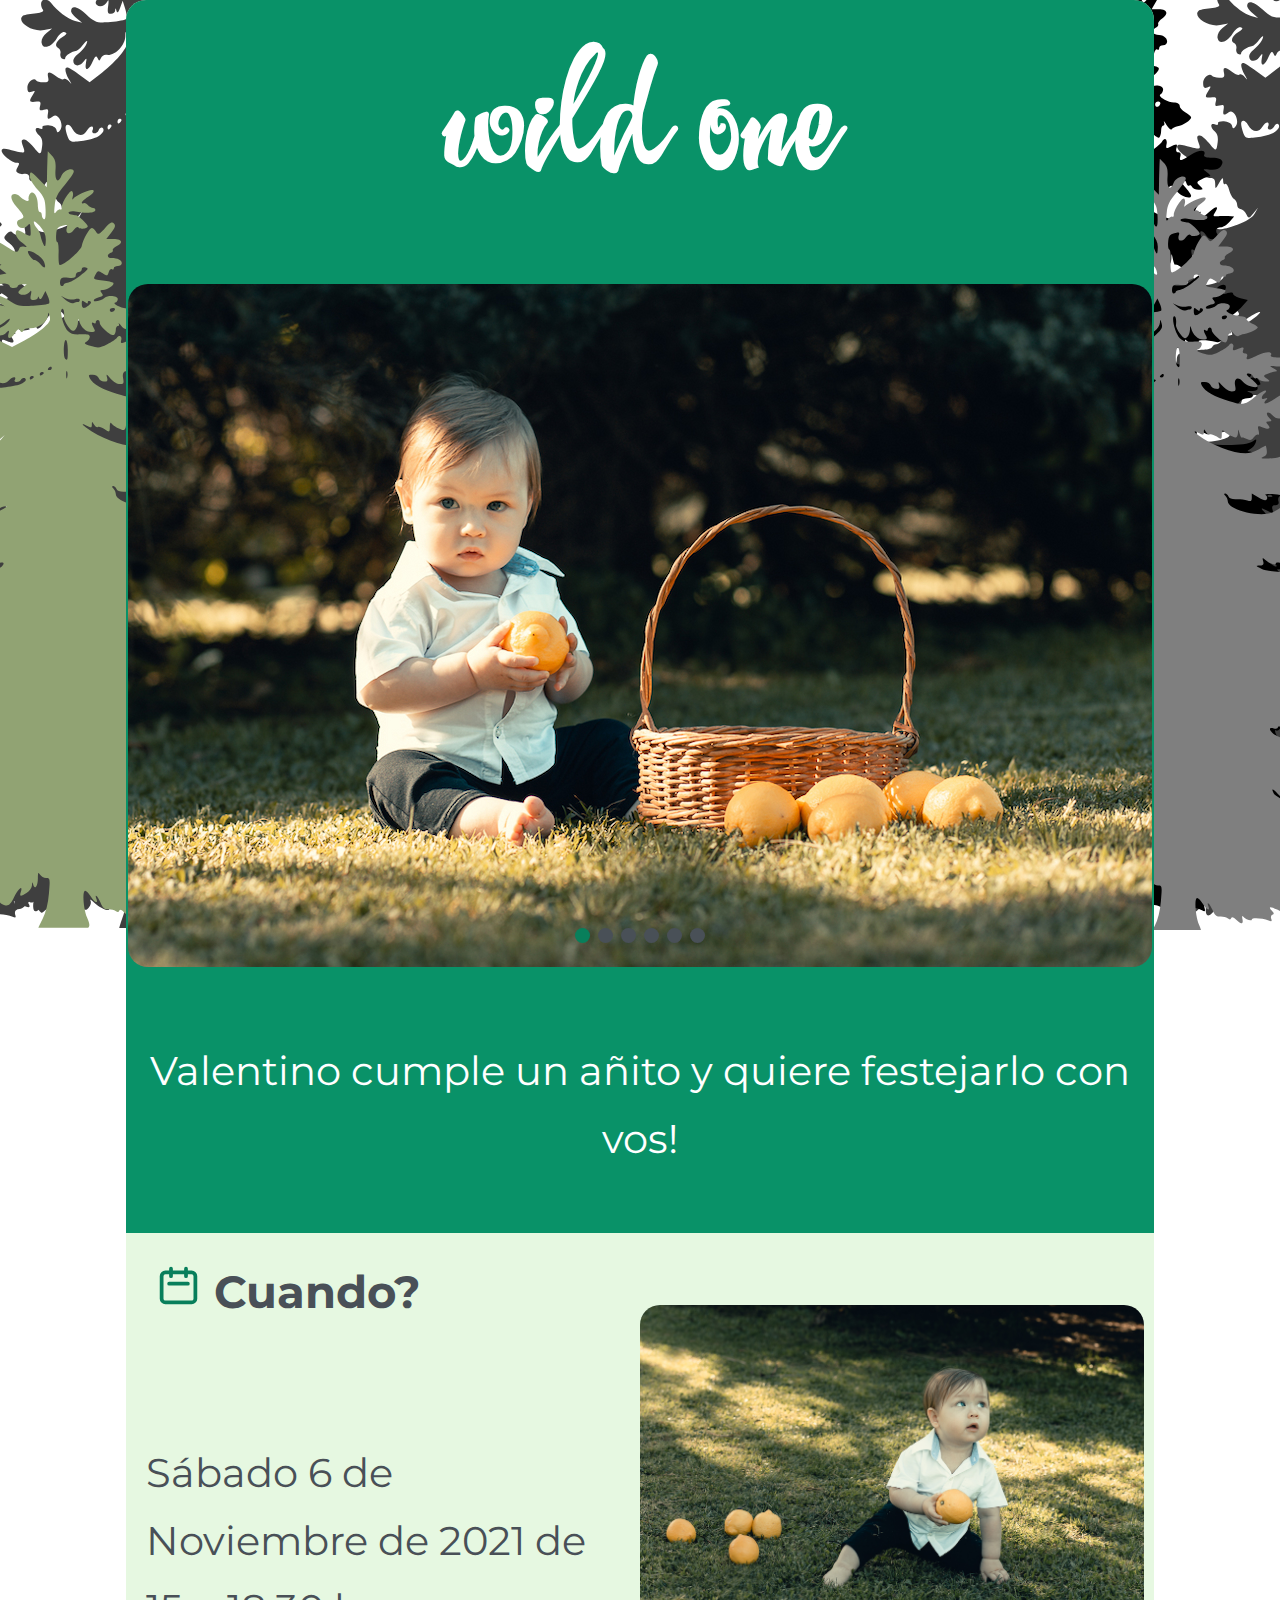
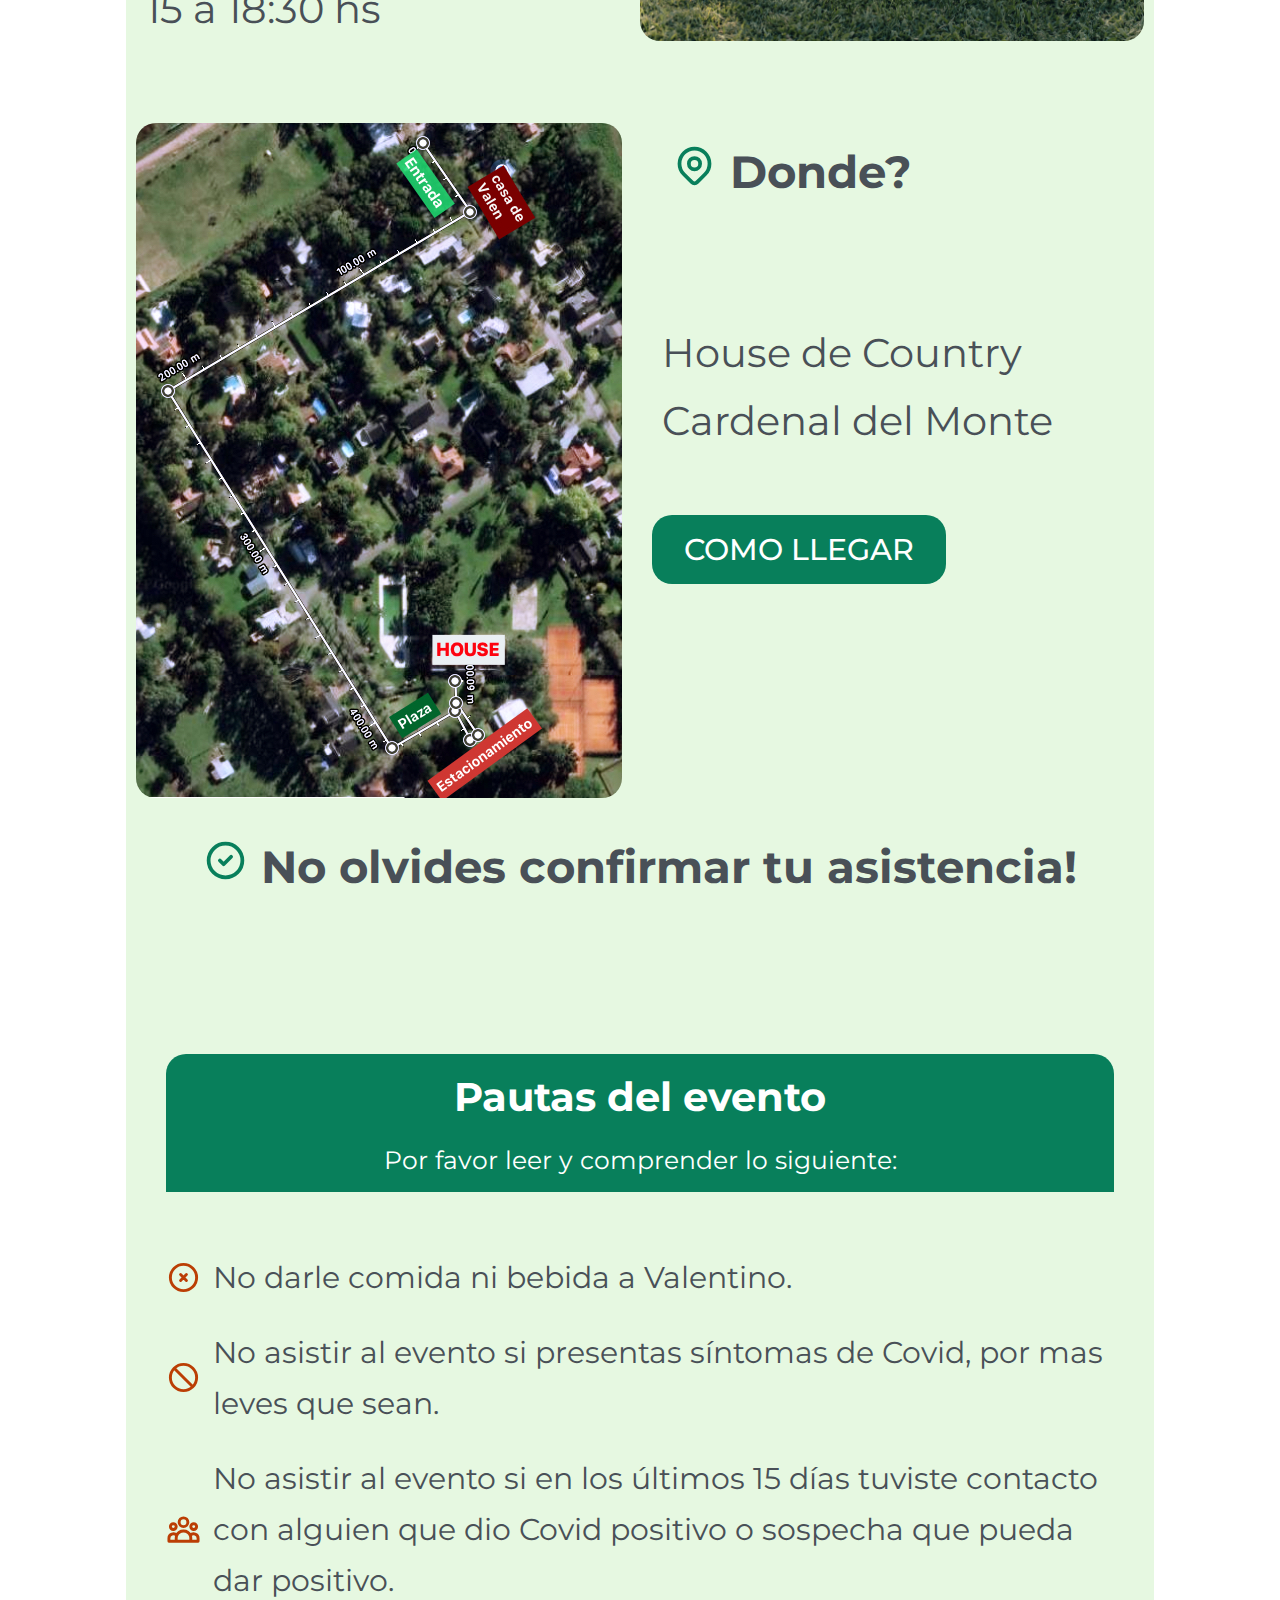
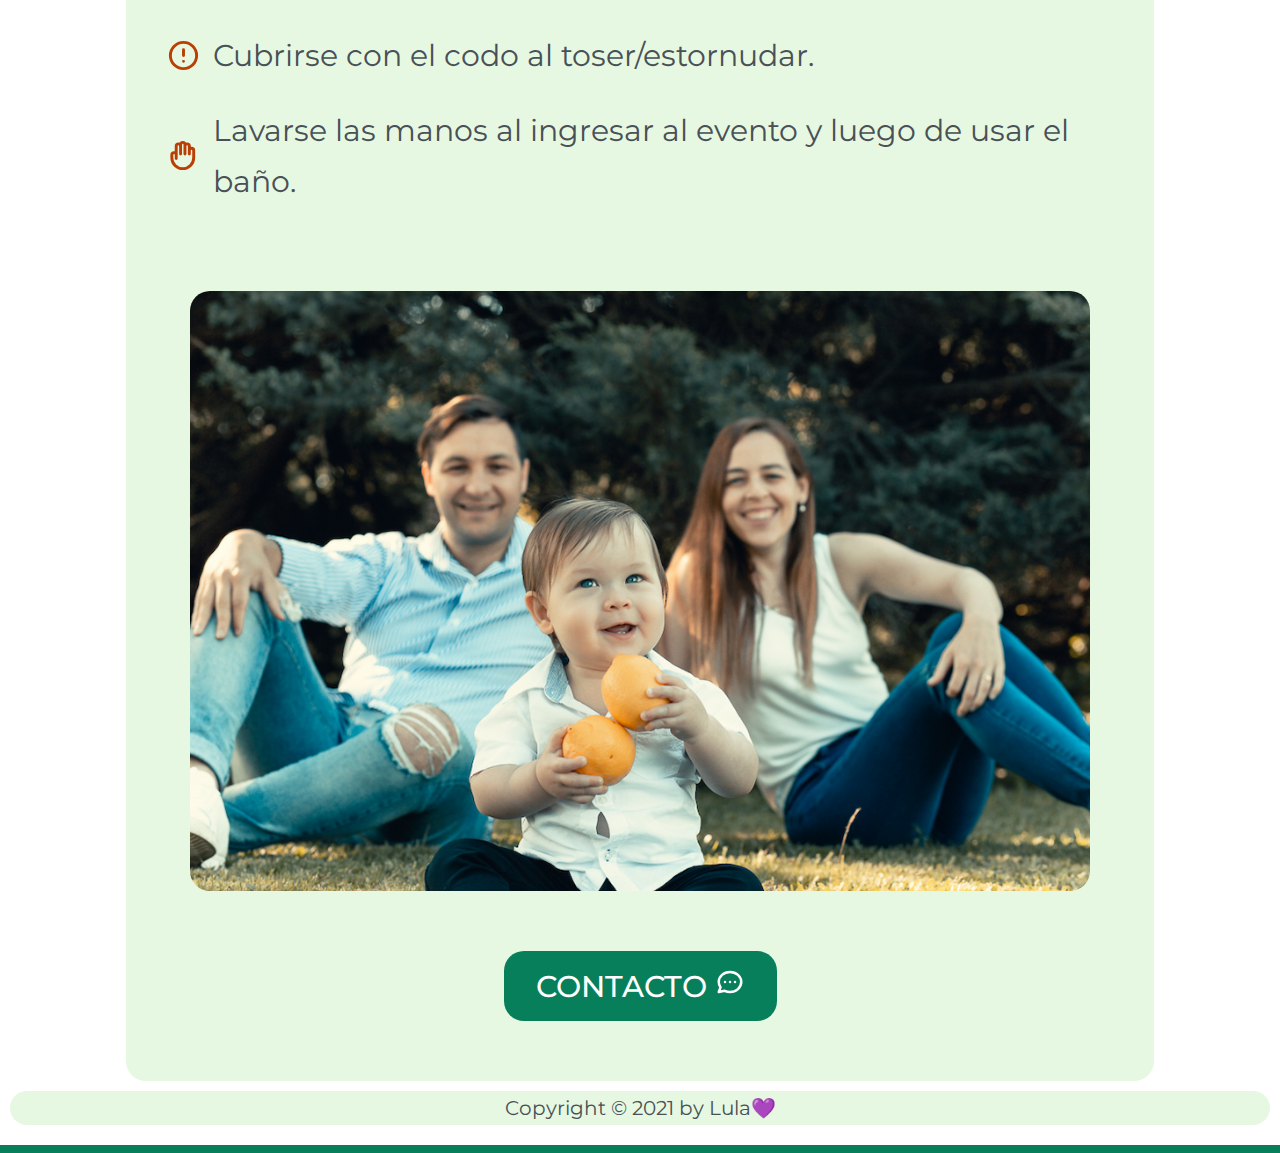
<file: index.html>
<!DOCTYPE html>
<html lang="en">
  <head>
    <meta charset="UTF-8" />
    <!-- Google fonts -->
    <link rel="preconnect" href="https://fonts.googleapis.com">
    <link rel="preconnect" href="https://fonts.gstatic.com" crossorigin>
    <link href="https://fonts.googleapis.com/css2?family=Lato:ital,wght@0,400;0,700;0,900;1,400&family=Montserrat:ital,wght@0,400;0,500;0,600;0,700;0,900;1,400&display=swap" rel="stylesheet">
    <link rel="preconnect" href="https://fonts.googleapis.com">
    <link rel="preconnect" href="https://fonts.gstatic.com" crossorigin>
    <link href="https://fonts.googleapis.com/css2?family=Festive&display=swap" rel="stylesheet">

    <!-- Link to CSS -->
    <link href="style.css" rel="stylesheet" />

    <!--JS-->
    <script type="text/javascript" src="js/jquery.js"></script>
		<script type="text/javascript" src="js/cycle2.js"></script>

    <title>Wild One</title>
  </head>
  <body>

    <div class="container">
    <header>
      <div class="title">
        <h1>Wild One</h1>
      </div>
      <div class="block1">
      <div class="header-text">
        <p>
          Valentino cumple un añito y quiere festejarlo con vos!
        </p>
      </div>

      <div class="cycle-slideshow" data-cycle-slides=".slide" data-cycle-pause-on-hover="true">
        <span class="cycle-prev">&laquo;</span>
        <span class="cycle-next">&raquo;</span>
        <span class="cycle-pager"></span>

        <div class="slide">
          <img class="valen" src="img/Valentino-20.jpg" alt="Valentino">
        </div>
        <div class="slide">
          <img class="valen" src="img/Valentino-79-Editar.jpg" alt="Valentino">
        </div>
        <div class="slide">
          <img class="valen" src="img/Valentino-91.jpg" alt="Valentino">
        </div>
        <div class="slide">
          <img class="valen" src="img/Valentino-94.jpg" alt="Valentino">
        </div>
        <div class="slide">
          <img class="valen" src="img/Valentino-137-Editar.jpg" alt="Valentino">
        </div>
        <div class="slide">
          <img class="valen" src="img/Valentino-139-Editar.jpg" alt="Valentino">
        </div>
      </div>
      </div>
    </header>

      <section>
        <div class="cuando-text">
        <h2>
          <svg xmlns="http://www.w3.org/2000/svg" class="icon" fill="none" viewBox="0 0 24 24" stroke="currentColor">
            <path stroke-linecap="round" stroke-linejoin="round" stroke-width="2" d="M8 7V3m8 4V3m-9 8h10M5 21h14a2 2 0 002-2V7a2 2 0 00-2-2H5a2 2 0 00-2 2v12a2 2 0 002 2z" />
          </svg>
          Cuando?
        </h2>

        <p>
          Sábado 6 de Noviembre de 2021 de 15 a 18:30 hs
        </p>
      </div>

        <img class="valen valen-cuando" src="img/Valentino-67-Editar.jpg" alt="Valentino">
      </section>

      <section>
        <div class="donde-text">
          <h2>
            <svg xmlns="http://www.w3.org/2000/svg" class="icon" fill="none" viewBox="0 0 24 24" stroke="currentColor">
              <path stroke-linecap="round" stroke-linejoin="round" stroke-width="2" d="M17.657 16.657L13.414 20.9a1.998 1.998 0 01-2.827 0l-4.244-4.243a8 8 0 1111.314 0z" />
              <path stroke-linecap="round" stroke-linejoin="round" stroke-width="2" d="M15 11a3 3 0 11-6 0 3 3 0 016 0z" />
            </svg>
            Donde?
          </h2>

          <p>
            House de Country Cardenal del Monte
          </p>
          <a class="btn" href="https://goo.gl/maps/ntkhk8aAvA3YACnQ9" target="_blank">Como Llegar</a>
      </div>

        <img class="mapa" src="img/mapa-cardenal.jpg" alt="Mapa Country">
      </section>

      <section>
        <h2 class="asistencia">
          <svg xmlns="http://www.w3.org/2000/svg" class="icon" fill="none" viewBox="0 0 24 24" stroke="currentColor">
            <path stroke-linecap="round" stroke-linejoin="round" stroke-width="2" d="M9 12l2 2 4-4m6 2a9 9 0 11-18 0 9 9 0 0118 0z" />
          </svg>
          No olvides confirmar tu asistencia!
        </h2>
         <!-- <img class="valen" src="img/valentino3.png" alt="Valentino"> -->
      </section>


    <!-- </div> -->

    <!-- <section>
      <div class="important-text">
        <h2>IMPORTANTE! LEER</h2>

        <p>
          Valentino tiene una alergia muy común en bebés de hasta 1 año. Es la
          <strong>A</strong>lergia a las <strong>P</strong>roteinas de la
          <strong>L</strong>eche de <strong>V</strong>aca o APLV. Clic <a class="btn btn-small" href="aplv.html" target="_blank">acá</a> si querés saber más.
        </p>

        <p>
          seguí leyendo 👇🏻
        </p>
    </div>

      <img class="valen" src="img/valentino4.png" alt="Valentino">
    </section> -->

    <article>

      <div class="pautas-title">
        <h3 id="pautas">Pautas del evento</h3>

        <p>Por favor leer y comprender lo siguiente:</p>
    </div>

    <!-- <div class="aplv">
      <h4 class="subtitle">Con respecto a la APLV</h4>
      <ul>
        <li>
          Lavarse las manos antes de sostener a Valentino.
        </li>
        <li>
          Lavarse las manos antes de tocar los juguetes de Valentino. Recordemos
          que se llevan todo a la boca.
        </li>
        <li>No ofrecerle comida.</li>
        <li>No besarlo.</li>
        <li>No dejar a mano comida que pueda causarle una reacción.</li>
        <li>No dejar que nos toque la cara.</li>
        <li>Siempre consultar a mamá y papá ante cualquier duda.</li>
      </ul>
      <p>
        Si bien la lista no es exhaustiva, no esta limitada a solo estos pasos y
        creemos que es suficiente para ilustrar lo que se debe evitar hacer y
        que como adultos sabrán identificar otros escenarios. Es muy importante
        comprender lo antes dicho, debido a que es por estas vías donde se
        transmiten restos de comida y por ende de las proteínas que pueden
        causar una reacción alérgica.
      </p>
    </div> -->

    <!-- <div class="covid"> -->
      <!-- <h4 class="subtitle">Con respecto al coronavirus</h4> -->
      <ul>
        <li>
          <svg xmlns="http://www.w3.org/2000/svg" class="covid-icon" fill="none" viewBox="0 0 24 24" stroke="currentColor">
            <path stroke-linecap="round" stroke-linejoin="round" stroke-width="2" d="M10 14l2-2m0 0l2-2m-2 2l-2-2m2 2l2 2m7-2a9 9 0 11-18 0 9 9 0 0118 0z" />
          </svg>
          <span>No darle comida ni bebida a Valentino.</span>
        </li>
        <li>
          <svg xmlns="http://www.w3.org/2000/svg" class="covid-icon" fill="none" viewBox="0 0 24 24" stroke="currentColor">
            <path stroke-linecap="round" stroke-linejoin="round" stroke-width="2" d="M18.364 18.364A9 9 0 005.636 5.636m12.728 12.728A9 9 0 015.636 5.636m12.728 12.728L5.636 5.636" />
          </svg>
          <span>No asistir al evento si presentas síntomas de Covid, por mas leves que sean.</span>
        </li>
        <li>
          <svg xmlns="http://www.w3.org/2000/svg" class="covid-icon" fill="none" viewBox="0 0 24 24" stroke="currentColor">
            <path stroke-linecap="round" stroke-linejoin="round" stroke-width="2" d="M17 20h5v-2a3 3 0 00-5.356-1.857M17 20H7m10 0v-2c0-.656-.126-1.283-.356-1.857M7 20H2v-2a3 3 0 015.356-1.857M7 20v-2c0-.656.126-1.283.356-1.857m0 0a5.002 5.002 0 019.288 0M15 7a3 3 0 11-6 0 3 3 0 016 0zm6 3a2 2 0 11-4 0 2 2 0 014 0zM7 10a2 2 0 11-4 0 2 2 0 014 0z" />
          </svg>
          <span>No asistir al evento si en los últimos 15 días tuviste contacto con alguien que dio Covid positivo o sospecha que pueda dar positivo.</span>
        </li>
        <li>
          <svg xmlns="http://www.w3.org/2000/svg" class="covid-icon" fill="none" viewBox="0 0 24 24" stroke="currentColor">
          <path stroke-linecap="round" stroke-linejoin="round" stroke-width="2" d="M12 8v4m0 4h.01M21 12a9 9 0 11-18 0 9 9 0 0118 0z" />
        </svg>
        <span>Cubrirse con el codo al toser/estornudar.</span>
      </li>
        <li>
          <svg xmlns="http://www.w3.org/2000/svg" class="covid-icon" fill="none" viewBox="0 0 24 24" stroke="currentColor">
            <path stroke-linecap="round" stroke-linejoin="round" stroke-width="2" d="M7 11.5V14m0-2.5v-6a1.5 1.5 0 113 0m-3 6a1.5 1.5 0 00-3 0v2a7.5 7.5 0 0015 0v-5a1.5 1.5 0 00-3 0m-6-3V11m0-5.5v-1a1.5 1.5 0 013 0v1m0 0V11m0-5.5a1.5 1.5 0 013 0v3m0 0V11" />
          </svg>
          <span>Lavarse las manos al ingresar al evento y luego de usar el baño.</span>
        </li>
      </ul>
    <!-- </div> -->

      <!-- <p class="disclaimer">
        <strong>Contamos con la colaboración de cada uno de ustedes y confiamos en que van a respetar lo que pedimos al momento de interactuar con nuestro hijo, ya que sabemos que desean lo mejor para su salud.</strong>
      </p> -->

      <img class="valen-grid" src="img/Valentino-49.jpg" alt="Valentino">

      <a class="btn contacto" href="https://wa.me/541168894371" target="_blank">contacto <svg xmlns="http://www.w3.org/2000/svg" class="icon-contact" fill="none" viewBox="0 0 24 24" stroke="currentColor">
        <path stroke-linecap="round" stroke-linejoin="round" stroke-width="2" d="M8 12h.01M12 12h.01M16 12h.01M21 12c0 4.418-4.03 8-9 8a9.863 9.863 0 01-4.255-.949L3 20l1.395-3.72C3.512 15.042 3 13.574 3 12c0-4.418 4.03-8 9-8s9 3.582 9 8z" />
      </svg></a>
    </article>

  </div>
  <footer>
    <p>
      Copyright &copy; 2021 by Lula💜
    </p>
  </footer>
  </body>
</html>
</file>
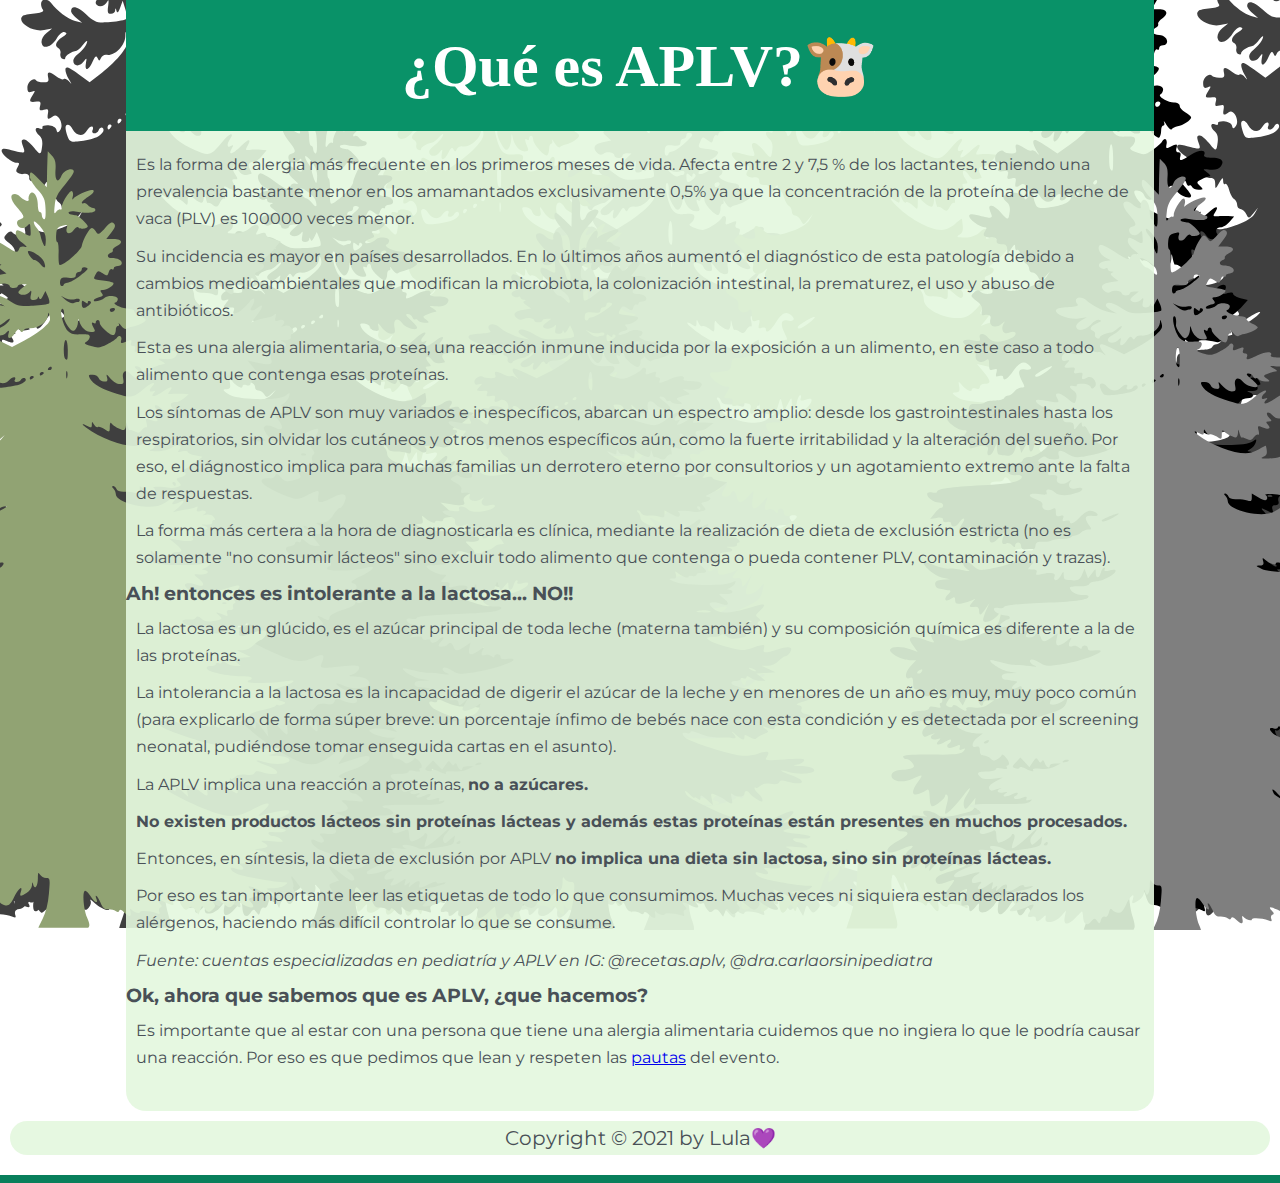
<file: aplv.html>
<!DOCTYPE html>
<html lang="en">
  <head>
    <meta charset="UTF-8" />
        <!-- Google fonts -->
        <link rel="preconnect" href="https://fonts.googleapis.com">
        <link rel="preconnect" href="https://fonts.gstatic.com" crossorigin>
        <link href="https://fonts.googleapis.com/css2?family=Lato:ital,wght@0,400;0,700;0,900;1,400&family=Montserrat:ital,wght@0,400;0,500;0,600;0,700;0,900;1,400&display=swap" rel="stylesheet">

        <!-- Link to CSS -->

    <link href="style.css" rel="stylesheet" />
    <title>APLV</title>
  </head>
<body>
  <div class="container">
  <div class="informacion-aplv">
    <h1 class="aplv-title-page">¿Qué es APLV?🐮</h1>

    <p>
      Es la forma de alergia más frecuente en los primeros meses de vida.
      Afecta entre 2 y 7,5 % de los lactantes, teniendo una prevalencia
      bastante menor en los amamantados exclusivamente 0,5% ya que la
      concentración de la proteína de la leche de vaca (PLV) es 100000 veces
      menor.
    </p>
    <p>
      Su incidencia es mayor en países desarrollados. En lo últimos años
      aumentó el diagnóstico de esta patología debido a cambios
      medioambientales que modifican la microbiota, la colonización
      intestinal, la prematurez, el uso y abuso de antibióticos.
    </p>
    <p>
      Esta es una alergia alimentaria, o sea, una reacción inmune inducida por
      la exposición a un alimento, en este caso a todo alimento que contenga
      esas proteínas.
    </p>
    <p>
      Los síntomas de APLV son muy variados e inespecíficos, abarcan un
      espectro amplio: desde los gastrointestinales hasta los respiratorios,
      sin olvidar los cutáneos y otros menos específicos aún, como la fuerte
      irritabilidad y la alteración del sueño. Por eso, el diágnostico implica
      para muchas familias un derrotero eterno por consultorios y un
      agotamiento extremo ante la falta de respuestas.
    </p>
    <p>
      La forma más certera a la hora de diagnosticarla es clínica, mediante la
      realización de dieta de exclusión estricta (no es solamente "no consumir
      lácteos" sino excluir todo alimento que contenga o pueda contener PLV,
      contaminación y trazas).
    </p>

    <h3 class="h3-aplv">Ah! entonces es intolerante a la lactosa... NO!!</h3>
    <p>
      La lactosa es un glúcido, es el azúcar principal de toda leche (materna
      también) y su composición química es diferente a la de las proteínas.
    </p>
    <p>
      La intolerancia a la lactosa es la incapacidad de digerir el azúcar de
      la leche y en menores de un año es muy, muy poco común (para explicarlo
      de forma súper breve: un porcentaje ínfimo de bebés nace con esta
      condición y es detectada por el screening neonatal, pudiéndose tomar
      enseguida cartas en el asunto).
    </p>
    <p>
      La APLV implica una reacción a proteínas, <strong>no a azúcares.</strong>
    </p>
    <p>
      <strong>No existen productos lácteos sin proteínas lácteas y además estas
        proteínas están presentes en muchos procesados.</strong>
    </p>
    <p>
      Entonces, en síntesis, la dieta de exclusión por APLV <strong>no implica una dieta sin lactosa, sino sin proteínas lácteas.</strong>
    </p>
    <p>
      Por eso es tan importante leer las etiquetas de todo lo que consumimos.
      Muchas veces ni siquiera estan declarados los alérgenos, haciendo más
      difícil controlar lo que se consume.
    </p>

    <p>
      <em>Fuente: cuentas especializadas en pediatría y APLV en IG: @recetas.aplv,
      @dra.carlaorsinipediatra</em>
    </p>

    <h3 class="h3-aplv">Ok, ahora que sabemos que es APLV, ¿que hacemos?</h3>
    <p>
      Es importante que al estar con una persona que tiene una alergia
      alimentaria cuidemos que no ingiera lo que le podría causar una
      reacción.
      Por eso es que pedimos que lean y respeten las <a href="index.html#pautas">pautas</a> del evento.
    </p>
  </div>
</div>
  <footer>
    <p>
      Copyright &copy; 2021 by Lula💜
    </p>
  </footer>
</body>
</html>
</file>
<file: style.css>
* {
  margin: 0;
  padding: 0;
  box-sizing: border-box;
}

body {
  font-family: 'Montserrat', sans-serif;
  color: #495057;
  background-color: #FFF;
  border-bottom: 8px solid #087f5b;
  background-image: url(img/forest.svg);
  background-repeat: no-repeat;
  background-position: center;
  background-attachment: fixed;
  background-size: cover;
}


.container {
  width: 1028px;
  margin: 0 auto;
  background-color: rgba(227, 247, 222, 0.904);
  padding-bottom: 30px;
  border-radius: 20px;
}


header {
  display: flex;
  flex-wrap: wrap;
  justify-content: center;
  background-color: #099268;
  color:#FFF;
  border-radius: 20px;
  border-bottom-left-radius: 0;
  border-bottom-right-radius: 0;
}

.block1 {
  display: flex;
  flex-wrap: wrap;
  gap: 30px;
  padding: 10px;
  justify-content: center;
  align-items: flex-start;
}

.header-text, .important-text, .donde-text {
  order: 1;
}

h1 {
  margin-bottom: 20px;
  font-size: 150px;
  font-weight: 600;
  text-transform: lowercase;
  /* letter-spacing: -1; */
  font-family: 'Festive', cursive;
}
.header-text p {
  font-size: 40px;
  margin-bottom: 50px;
  text-align: center;
}
section {
  display: flex;
  justify-content: center;
  /* align-items: flex-end; */
  gap: 30px;
  padding: 10px;
}

h2 {
  font-size: 45px;
  margin-bottom: 100px;
  padding: 20px;
}

.btn:link, .btn:visited {
  background-color: #087f5b;
  color: #FFF;
  text-decoration: none;
  text-transform: uppercase;
  font-weight: 500;
  display: inline-block;
}

.btn:hover, .btn:active {
  background-color: #099268;
  box-shadow: 0 10px 15px rgba(0, 0, 0, 0.2)
}

.btn:active {
  box-shadow: 0 5px 10px rgba(0, 0, 0, 0.2);
}

.btn {
  font-size: 30px;
  padding: 16px 32px;
  border-radius: 20px;
}

/* .btn-small {
  font-size: 25px;
  padding: 5px 15px;
} */

.donde-text p , .cuando-text p, .important-text p {
  font-size: 40px;
  margin-bottom: 60px;
  align-self: flex-end;
}

.valen {
  /* width: 500px;
  height: 300px; */
  /* width: 50%; */
  align-self: center;
  border-radius: 20px;
  /* flex-shrink: 0; */
  /* width: 95%; */
}

.valen-cuando {
  width: 50%;
  flex-shrink: 0;
}

.valen-grid {
  width: 95%;
  border-radius: 20px;
  grid-column: 1 / -1;
  justify-self: center;
}

.mapa {
  /* width: 400px;
  height: 500px; */
  border-radius: 20px;
}

article {
  margin: 30px 40px;
  display: grid;
  grid-template-columns: 1fr 1fr;
  gap: 60px 30px;
}

ul {
  List-style: none;
  grid-column: 1 / -1;
}

li {
  line-height: 1.7;
  display: flex;
  align-items: center;
  gap: 12px;
  margin-bottom: 24px;
  font-size: 30px;
}

/* .aplv p {
  font-size: 14px;
} */

/* .aplv, .covid {

} */

/* footer {

} */

.contacto {
  justify-self: center;
  grid-column: 1 / -1;
}

footer p {
  /* margin-right: 40px; */
  margin-bottom: 20px;
  text-align: center;
  background-color: rgba(227, 247, 222, 0.904);
  border-radius: 20px;
  font-size: 20px;
}

/* .aplv {
  margin-bottom: 20px;
}

.covid {
  margin-bottom: 20px;
} */

#pautas {
  margin: 18px;
}

.pautas-title {
  grid-column: 1 / -1;
  background-color: #087f5b;
  color: #FFF;
  text-align: center;
  border-radius: 20px;
  border-bottom-left-radius: 0;
  border-bottom-right-radius: 0;
}

.pautas-title p {
  font-size: 25px;
}

#pautas {
  font-size: 40px;
}

.subtitle {
  margin-bottom: 20px;
}

/* .disclaimer {
  grid-column: 1 / -1;
} */

/* li {
  margin-left: 40px;
} */

.icon {
  stroke: #087f5b;
  width: 45px;
  height: 45px;
}

.icon-contact {
  stroke: #FFF;
  width: 30px;
  height: 30px;
}

.covid-icon {
  width: 35px;
  height: 35px;
  stroke: #bb3e04;
  flex-shrink: 0;
}
/*APLV PAGE STYLES*/

.aplv-title-page {
  font-size: 60px;
  text-transform: none;
  text-align: center;
  background-color: #099268;
  color: #FFF;
  padding: 30px;
}

/* .informacion-aplv {
  margin-top: 60px;
  padding: 30px;
} */

p {
  line-height: 1.7;
  margin: 10px;
}

/* .h3-aplv {
  margin-top: 35px;
  margin-bottom: 20px;
} */


/*SLIDESHOW JS*/
.cycle-slideshow {
	margin-bottom: 30px;
}

.slide {
	width: 100%;
	position: relative;
}

.slide img {
	display: block;
}

/*button slideshow*/

/* Prev and Next Buttons */
.cycle-prev, .cycle-next {
	position: absolute;
	top: 40%;
	background-color: rgba(0, 0, 0, .35);
	color: #FFF;
	padding: 1px 10px;
	display: block;
	cursor: pointer;
	font-size: 500%;
	z-index: 1000;
	opacity: 0;
	transition: opacity .5s;
}


.cycle-next {
	right: 0;
}

.cycle-slideshow:hover .cycle-prev,
.cycle-slideshow:hover .cycle-next {
	opacity: 1;
}

.cycle-pager {
	position: absolute;
	/* top: 20px; */
	z-index: 1003;
	width: 100%;
	text-align: center;
  bottom: 20px;
}

.cycle-pager span {
	text-indent: -9999px;
	display: inline-block;
	width: 15px;
	height: 15px;
	border-radius: 50%;
	background-color: #495057;
	margin: 0 4px;
	cursor: pointer;
}

.cycle-pager .cycle-pager-active {
	background-color: #087f5b;
}

/*MEDIA QUERIES*/

@media only screen and (max-width: 1170px){
  .container{
    max-width: 864px;
  }

  header {
    flex-wrap: wrap;
    justify-content: center;
    align-items: center;
  }

  .block1 {
    flex-wrap: wrap;
  }

  .header-text p {
    text-align: center;
  }

  .donde-text {
    align-self: center;
    order: -1;
  }

  h1 {
    text-align: center;
    font-size: 130px;
  }

  h2 {
    text-align: center;
    margin-bottom: 30px;
  }

  section {
    flex-wrap: wrap;
    justify-content: center;
    gap: 30px;
  }

  article {
    display: grid;
    grid-template-columns: 1fr;
  }

  .valen-grid {
    /* width: 350px;
    height: 300px; */
    justify-self: center;
  }

  .btn {
    margin-left: 240px;
  }

  .contacto {
    justify-self: center;
    margin-left: 0;
  }

  .valen {
    width: 100%;
  }

  .asistencia {
    align-self: center;
  }

  .mapa {
    width: 85%;
  }

  .body {
    background-attachment: fixed;
  }

}

@media only screen and (max-width: 768px){
  .container{
    max-width: 400px;
  }

  header {
    flex-wrap: wrap;
    justify-content: center;
    align-items: center;
  }

  .block1 {
    flex-wrap: wrap;
  }

  .header-text p {
    text-align: center;
    font-size: 25px;
  }

  .donde-text {
    align-self: center;
    order: -1;
  }

  h1 {
    text-align: center;
    font-size: 130px;
  }

  h2 {
    text-align: center;
    margin-bottom: 30px;
  }

  section {
    flex-wrap: wrap;
    justify-content: center;
    gap: 30px;
  }

  article {
    display: grid;
    grid-template-columns: 380px;
    justify-items: start;
    margin-left: 10px;

  }

  .valen-grid {
    /* width: 380px;
    height: 300px; */
    justify-self: center;
  }

  .btn {
    margin-left: 40px;
  }

  .contacto {
    justify-self: center;
    margin-left: 0;
  }

  .body {
    background-attachment: fixed;
  }

  .asistencia {
    align-self: center;
  }

  .mapa {
    width: 100%;
  }

}
</file>
